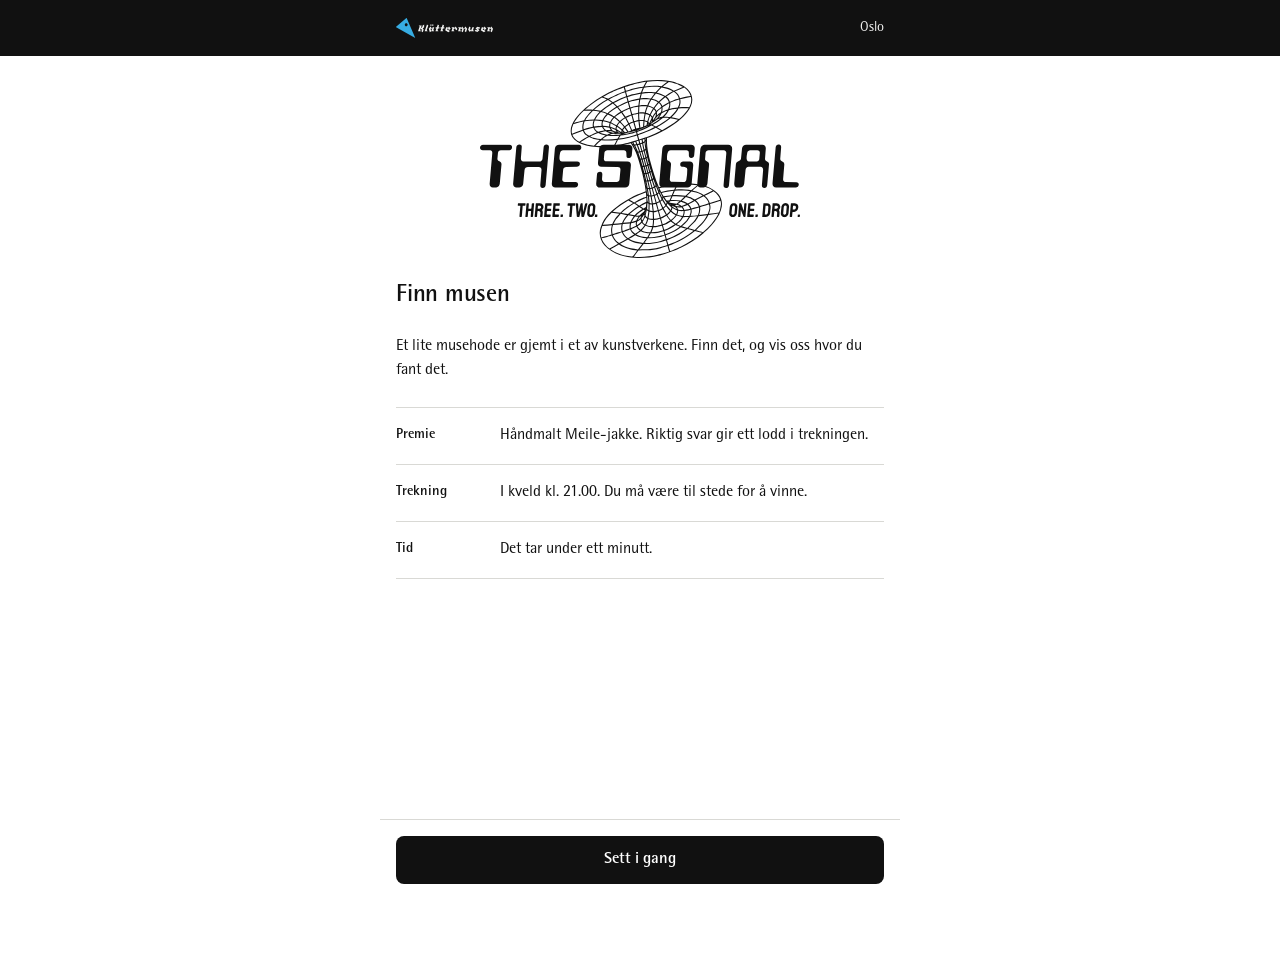
<file: Finn Musen GitHub/site/index.html>
<!doctype html>
<html lang="nb">
<head>
  <meta charset="utf-8">
  <meta name="viewport" content="width=device-width, initial-scale=1, viewport-fit=cover">
  <meta name="robots" content="noindex">
  <title>Finn musen · Klättermusen Oslo</title>
  <link rel="icon" href="data:,">
  <link rel="stylesheet" href="styles.css">
</head>
<body>
  <header class="brandbar">
    <div class="brandbar-inner">
      <img src="assets/klattermusen.svg" alt="Klättermusen" width="1081" height="224">
      <span class="brandbar-place">Oslo</span>
    </div>
  </header>

  <div class="page">
    <main class="has-nav">
      <div class="banner" id="banner" hidden></div>

      <div class="progress" id="progress" role="img" aria-label="" hidden>
        <span></span><span></span><span></span>
      </div>

      <section class="screen spaced" id="screen-start">
        <img class="signal-logo" src="assets/the-signal.svg" alt="The Signal. Three. Two. One. Drop." width="497" height="277">
        <h1 tabindex="-1">Finn musen</h1>
        <p class="lead">Et lite musehode er gjemt i et av kunstverkene. Finn det, og vis oss hvor du fant det.</p>
        <dl class="facts">
          <div>
            <dt>Premie</dt>
            <dd>Håndmalt Meile-jakke. Riktig svar gir ett lodd i trekningen.</dd>
          </div>
          <div>
            <dt>Trekning</dt>
            <dd>I kveld kl. 21.00. Du må være til stede for å vinne.</dd>
          </div>
          <div>
            <dt>Tid</dt>
            <dd>Det tar under ett minutt.</dd>
          </div>
        </dl>
      </section>

      <section class="screen" id="screen-step1" hidden>
        <h2 tabindex="-1">Hvor henger verket?</h2>
        <p class="help" id="map-help"></p>
        <div class="picker-wrap" id="map-wrap">
          <div id="map"></div>
        </div>
      </section>

      <section class="screen" id="screen-step2" hidden>
        <h2 tabindex="-1" id="step2-title">Hvor gjemmer musen seg?</h2>
        <p class="help" id="work-help">Trykk der du fant musen på verket.</p>
        <div class="choose" id="choose" hidden><div class="choose-grid" id="choose-list"></div></div>
        <div class="callout" id="no-work" hidden>
          <p class="callout-title">Fant ikke noe verk der du trykket</p>
          <p>Gå tilbake og trykk på kartet der verket henger. Zoom gjerne inn for å treffe bedre.</p>
        </div>
        <div class="work-slot"><div id="work"></div></div>
        <button type="button" class="btn btn-secondary work-retry" id="work-retry" hidden>Prøv igjen</button>
        <div class="switch" id="switch" hidden>
          <button type="button" class="switch-toggle" id="switch-toggle">Er dette feil verk?</button>
        </div>
      </section>

      <section class="screen" id="screen-step3" hidden>
        <h2 tabindex="-1">Nesten ferdig</h2>
        <p class="help">Skriv inn navn og mobilnummer, så vet vi hvem lodd og jakke tilhører. Trekningen er kl. 21.00, og vinneren må være til stede.</p>
        <form id="form" novalidate class="form">
          <div class="field">
            <label for="name">Navn</label>
            <input id="name" name="name" type="text" autocomplete="name" maxlength="80" aria-describedby="err-name">
            <p class="error" id="err-name" hidden></p>
          </div>
          <div class="field">
            <label for="phone">Mobilnummer</label>
            <input id="phone" name="phone" type="tel" inputmode="tel" autocomplete="tel" aria-describedby="err-phone">
            <p class="error" id="err-phone" hidden></p>
          </div>
          <input class="hp" id="hp" type="text" name="website" tabindex="-1" autocomplete="off" aria-hidden="true">
          <p class="help">Én deltakelse per mobilnummer, og det første svaret gjelder. Vi bruker opplysningene til å håndtere trekningen, ikke til markedsføring.</p>
          <p class="error" id="err-form" hidden></p>
        </form>
      </section>

      <section class="screen spaced" id="screen-done" hidden>
        <svg class="check" viewBox="0 0 56 56" width="56" height="56" aria-hidden="true">
          <circle cx="28" cy="28" r="26"></circle>
          <path d="M17 29.5l7.5 7.5L39.5 20"></path>
        </svg>
        <h2 tabindex="-1" id="done-title">Takk for at du var med</h2>
        <p id="done-text">Svaret ditt er registrert. Har du funnet musen, er du med i trekningen av Meile-jakken.</p>
        <div class="callout">
          <p class="callout-title">Trekning kl. 21.00</p>
          <p>Du må være til stede for å vinne, så ikke gå for langt unna.</p>
        </div>
        <p>Se på resten av verkene, snakk med de rundt deg og nyt kvelden. Vi sees kl. 21.00.</p>
      </section>

      <section class="screen spaced" id="screen-closed" hidden>
        <h2 tabindex="-1">Innsendingen er stengt</h2>
        <p>Takk til alle som var med. Nyt resten av kvelden.</p>
      </section>

      <div class="nav" id="nav">
        <button type="button" class="btn btn-secondary" id="back" hidden>Tilbake</button>
        <button type="button" class="btn btn-primary" id="next">Start</button>
      </div>
    </main>
  </div>

  <script src="config.js"></script>
  <script src="common.js"></script>
  <script src="picker.js"></script>
  <script src="app.js"></script>
</body>
</html>
</file>
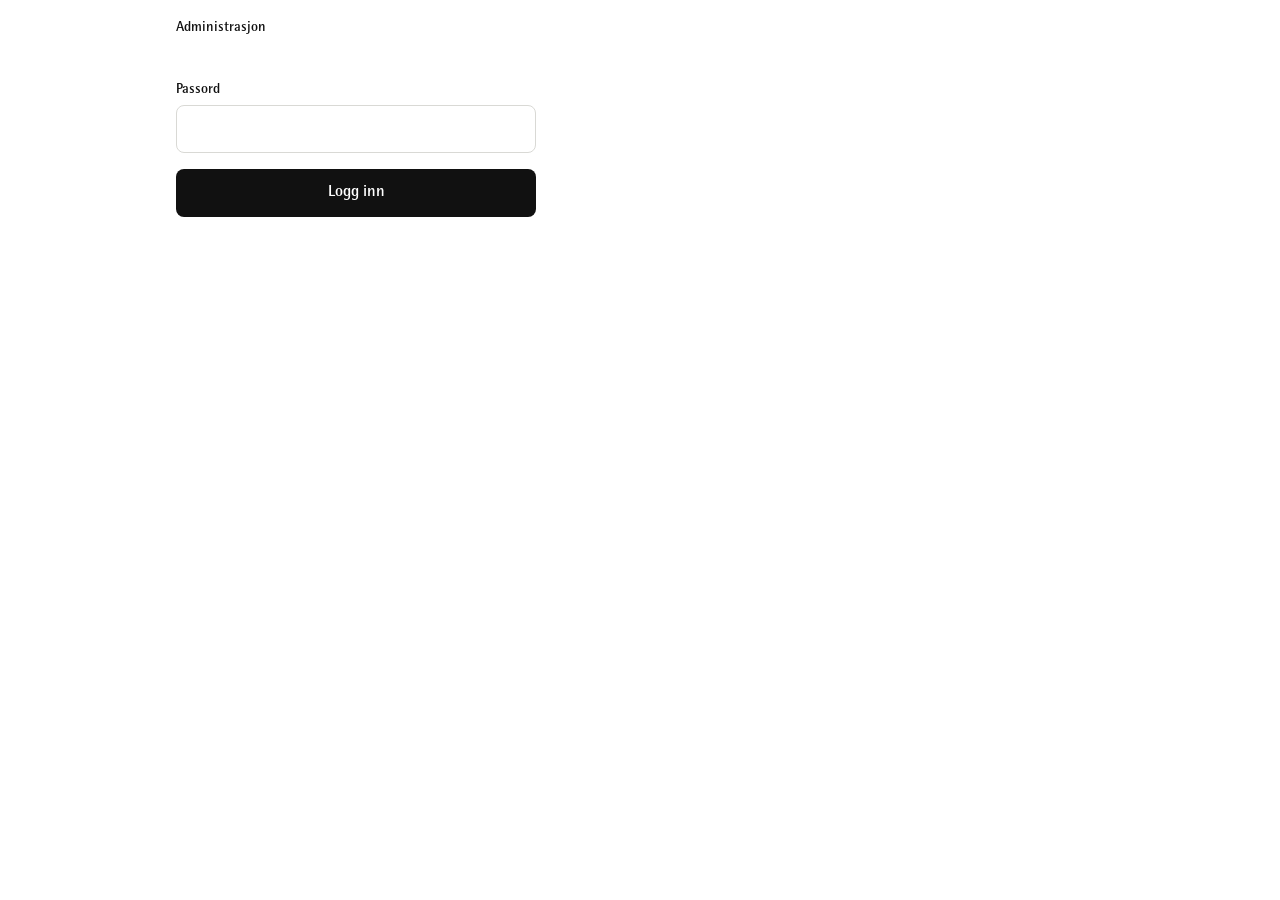
<file: Finn Musen GitHub/site/admin.html>
<!doctype html>
<html lang="nb">
<head>
  <meta charset="utf-8">
  <meta name="viewport" content="width=device-width, initial-scale=1, viewport-fit=cover">
  <meta name="robots" content="noindex, nofollow">
  <title>Administrasjon · Finn musen</title>
  <link rel="icon" href="data:,">
  <link rel="stylesheet" href="styles.css">
</head>
<body>
  <div class="page wide">
    <header class="topbar">
      <span class="wordmark">Administrasjon</span>
      <div class="h-actions" id="top-actions" hidden>
        <span class="state-text" id="open-text"></span>
        <button type="button" class="btn btn-secondary small" id="toggle-open"></button>
        <button type="button" class="btn btn-secondary small" id="refresh">Oppdater</button>
      </div>
    </header>

    <main>
      <div class="banner" id="banner" hidden></div>

      <section class="login" id="login">
        <form id="login-form" novalidate>
          <div class="field">
            <label for="pw">Passord</label>
            <input id="pw" type="password" autocomplete="current-password">
            <p class="error" id="login-error" hidden></p>
          </div>
          <button type="submit" class="btn btn-primary" id="login-btn">Logg inn</button>
        </form>
      </section>

      <div id="app" hidden>
        <div class="tabs" role="tablist">
          <button type="button" class="tab" role="tab" data-tab="answers" aria-selected="true">Svar</button>
          <button type="button" class="tab" role="tab" data-tab="works" aria-selected="false">Verk</button>
          <button type="button" class="tab" role="tab" data-tab="fasit" aria-selected="false">Fasit</button>
          <button type="button" class="tab" role="tab" data-tab="draw" aria-selected="false">Trekning</button>
        </div>
        <div id="panel"></div>
      </div>
    </main>
  </div>

  <dialog id="review" aria-labelledby="review-title"></dialog>

  <script src="config.js"></script>
  <script src="common.js"></script>
  <script src="picker.js"></script>
  <script src="admin.js"></script>
</body>
</html>
</file>
<file: Finn Musen GitHub/site/styles.css>
@font-face { font-family: "Rotis Semi Sans Pro"; src: url("assets/rotis-400.woff") format("woff"); font-weight: 400; font-style: normal; font-display: swap; }
@font-face { font-family: "Rotis Semi Sans Pro"; src: url("assets/rotis-700.woff") format("woff"); font-weight: 700; font-style: normal; font-display: swap; }

/* Designregler
   - Én fontfamilie (Rotis Semi Sans Pro), tre størrelser (14, 16, 24), to vekter (400, 700)
   - Avstander: 4 / 8 / 16 / 24 / 40
   - Svart = handling og valgt tilstand. Blå (--accent, fra Klättermusen-symbolet) brukes bare til markører og små bekreftelser.
   - Grønt og rødt brukes bare for status i admin. */

:root {
  --ink: #111111;
  --muted: #5f6368;
  --line: #d9d9d5;
  --surface: #f3f3f1;
  --bg: #ffffff;
  --accent: #37ace2;
  --ok: #17653a;
  --ok-bg: #e5f2ea;
  --bad: #b42318;
  --bad-bg: #fbeae8;
  --s1: 4px;
  --s2: 8px;
  --s3: 16px;
  --s4: 24px;
  --s5: 40px;
  --radius: 8px;
  --font: "Rotis Semi Sans Pro", -apple-system, BlinkMacSystemFont, "Segoe UI", Roboto, "Helvetica Neue", Arial, sans-serif;
}

* { box-sizing: border-box; }
html { -webkit-text-size-adjust: 100%; }
body {
  margin: 0;
  background: var(--bg);
  color: var(--ink);
  font: 400 16px/1.5 var(--font);
  font-synthesis: none;
  -webkit-font-smoothing: antialiased;
}
button, input, select { font: inherit; color: inherit; }
[hidden] { display: none !important; }
:focus-visible { outline: 2px solid var(--ink); outline-offset: 2px; }

h1, h2 { margin: 0; font-size: 24px; line-height: 1.2; font-weight: 700; letter-spacing: -0.01em; }
h1:focus, h2:focus { outline: none; }
p { margin: 0; }
.help { font-size: 14px; color: var(--muted); }
.sr-only { position: absolute; width: 1px; height: 1px; overflow: hidden; clip: rect(0 0 0 0); white-space: nowrap; }

/* ---------- Side ---------- */
.page {
  width: 100%;
  max-width: 520px;
  margin: 0 auto;
  padding: 0 var(--s3);
  min-height: 100vh;
  min-height: 100svh;
  display: flex;
  flex-direction: column;
}
.page.wide { max-width: 960px; }
.topbar {
  display: flex;
  align-items: center;
  justify-content: space-between;
  gap: var(--s3);
  min-height: 56px;
  padding: var(--s2) 0;
}
.wordmark { font-size: 14px; font-weight: 700; }
main { flex: 1; display: flex; flex-direction: column; }
.screen { display: flex; flex-direction: column; gap: var(--s3); padding-bottom: var(--s3); }
.screen.spaced { gap: var(--s4); padding-top: var(--s4); }

.banner {
  margin-bottom: var(--s3);
  padding: var(--s2) var(--s3);
  border-radius: var(--radius);
  background: var(--bad-bg);
  color: var(--bad);
  font-size: 14px;
}

/* ---------- Fremdrift ---------- */
.progress { display: grid; grid-template-columns: repeat(3, 1fr); gap: var(--s1); margin: var(--s4) 0 var(--s3); }
.progress span { height: 4px; border-radius: 2px; background: var(--line); }
.progress span.on { background: var(--ink); }

/* ---------- Knapper ---------- */
.btn {
  min-height: 48px;
  padding: 0 var(--s4);
  border: 1px solid transparent;
  border-radius: var(--radius);
  background: none;
  font-weight: 700;
  cursor: pointer;
}
.btn-primary { background: var(--ink); color: #fff; }
.btn-primary[disabled] { background: var(--line); color: #8b8b87; cursor: not-allowed; }
.btn-secondary { background: var(--bg); border-color: var(--line); }
.btn-text { padding: 0 var(--s3); }
.btn.small { min-height: 40px; padding: 0 var(--s3); }

.chips { display: flex; flex-wrap: wrap; gap: var(--s2); }
.chip {
  min-height: 44px;
  padding: 0 12px;
  border: 1px solid var(--line);
  border-radius: var(--radius);
  background: var(--bg);
  cursor: pointer;
}
.chip[aria-pressed="true"] { background: var(--ink); border-color: var(--ink); color: #fff; font-weight: 700; }

fieldset { margin: 0; padding: 0; border: 0; min-width: 0; display: flex; flex-direction: column; gap: var(--s2); }
legend { padding: 0; margin-bottom: var(--s2); font-size: 14px; font-weight: 700; }

/* Knappelinjen er fast i bunnen av skjermen. position: sticky ga på iOS Safari knapper som sluttet å svare
   etter trykk på kunstverket, helt til man scrollet. */
.nav {
  position: fixed;
  left: 0;
  right: 0;
  bottom: 0;
  z-index: 10;
  display: flex;
  gap: var(--s2);
  width: 100%;
  max-width: 520px;
  margin: 0 auto;
  padding: var(--s3) var(--s3) calc(var(--s3) + env(safe-area-inset-bottom, 0px));
  background: var(--bg);
  border-top: 1px solid var(--line);
}
main.has-nav { padding-bottom: calc(81px + env(safe-area-inset-bottom, 0px)); }
.nav .btn-primary { flex: 1; }

/* ---------- Skjema ---------- */
.form { display: flex; flex-direction: column; gap: var(--s3); }
.field { display: flex; flex-direction: column; gap: var(--s1); }
.field label { font-size: 14px; font-weight: 700; }
.field input, .toolbar input, .number-field input {
  width: 100%;
  min-height: 48px;
  padding: 0 var(--s3);
  border: 1px solid var(--line);
  border-radius: var(--radius);
  background: var(--bg);
}
.field input[aria-invalid="true"] { border-color: var(--bad); }
.error { font-size: 14px; color: var(--bad); }
.hp { position: absolute; left: -9999px; width: 1px; height: 1px; opacity: 0; }

/* ---------- Kart og verk ---------- */
.picker-wrap { position: relative; }
.map-viewport {
  position: relative;
  overflow: hidden;
  height: clamp(380px, calc(100vh - 270px), 720px);
  height: clamp(380px, calc(100svh - 270px), 720px);
  background: var(--surface);
  border: 1px solid var(--line);
  border-radius: var(--radius);
  touch-action: none;
  user-select: none;
  -webkit-user-select: none;
  cursor: grab;
}
.map-viewport.compact { height: 440px; }
@media (max-width: 600px) { .map-viewport.compact { height: 380px; } }
.map-stage { position: absolute; left: 0; top: 0; transform-origin: 0 0; }
.map-stage img { display: block; width: 100%; height: 100%; pointer-events: none; -webkit-user-drag: none; }
.map-label {
  position: absolute;
  transform: translate(-50%, -50%) scale(calc(1 / var(--z, 1)));
  transform-origin: center;
  font-size: 14px;
  color: var(--muted);
  white-space: nowrap;
  pointer-events: none;
}
.map-label.right { transform: translate(-100%, -50%) scale(calc(1 / var(--z, 1))); transform-origin: right center; }
.map-tools { position: absolute; top: var(--s2); right: var(--s2); display: flex; flex-direction: column; gap: var(--s1); z-index: 2; }
.tool {
  display: flex;
  align-items: center;
  justify-content: center;
  width: 44px;
  height: 44px;
  padding: 0;
  border: 1px solid var(--line);
  border-radius: var(--radius);
  background: var(--bg);
  font-weight: 700;
  cursor: pointer;
}

.pin {
  position: absolute;
  width: 26px;
  height: 26px;
  margin: -13px 0 0 -13px;
  border-radius: 50%;
  pointer-events: none;
  transform: scale(calc(1 / var(--z, 1)));
}
.pin-answer { background: var(--accent); border: 3px solid #fff; box-shadow: 0 0 0 1.5px var(--ink); }
.pin-fasit { background: transparent; border: 3px solid var(--ink); box-shadow: 0 0 0 1.5px #fff; }

.work-frame {
  position: relative;
  display: flex;
  align-items: center;
  justify-content: center;
  margin: 0 auto;
  background: var(--surface);
  border: 1px solid var(--line);
  border-radius: var(--radius);
  cursor: crosshair;
  touch-action: manipulation;
}
.work-frame[data-shape="staende"] { aspect-ratio: 3 / 4; width: min(100%, 228px); }
.work-frame[data-shape="liggende"] { aspect-ratio: 4 / 3; width: min(100%, 312px); }
.work-frame[data-shape="kvadratisk"] { aspect-ratio: 1 / 1; width: min(100%, 264px); }
.work-frame.compact[data-shape="staende"] { width: min(100%, 195px); }
.work-frame.compact[data-shape="liggende"] { width: min(100%, 260px); }
.work-frame.compact[data-shape="kvadratisk"] { width: min(100%, 220px); }
.work-frame[data-shape="image"] { --maxh: 50vh; aspect-ratio: var(--a, 1); width: min(100%, calc(var(--maxh) * var(--a, 1))); overflow: hidden; }
@supports (height: 1svh) { .work-frame[data-shape="image"] { --maxh: 50svh; } }
.work-frame.compact[data-shape="image"] { --maxh: 300px; }
.work-img { position: absolute; inset: 0; width: 100%; height: 100%; object-fit: fill; pointer-events: none; -webkit-user-drag: none; user-select: none; }
.work-hint { position: relative; font-size: 14px; color: var(--muted); pointer-events: none; }
.work-frame .pin { z-index: 2; }
.zone { position: absolute; transform: translate(-50%, -50%); border-radius: 50%; background: rgba(55, 172, 226, .18); border: calc(2px / var(--z, 1)) solid var(--accent); pointer-events: none; box-sizing: border-box; }
.zone-work { aspect-ratio: 1; border-width: 2px; z-index: 1; }
.format-note { font-size: 14px; color: var(--muted); }
.work-hint { padding: 0 var(--s2); text-align: center; }
.work-hint.on-image { background: rgba(255, 255, 255, .88); border-radius: var(--radius); padding: var(--s1) var(--s2); }
.switch { display: flex; flex-direction: column; gap: var(--s2); }
.switch-toggle { align-self: flex-start; padding: 0; min-height: 44px; border: 0; background: none; color: var(--ink); text-decoration: underline; text-underline-offset: 3px; cursor: pointer; }
.switch-list { display: flex; gap: var(--s2); }
.switch-item { flex: 1 1 0; min-width: 0; padding: var(--s1); border: 1px solid var(--line); border-radius: var(--radius); background: var(--bg); cursor: pointer; display: flex; flex-direction: column; gap: var(--s1); align-items: center; }
.switch-item[aria-pressed="true"] { border-color: var(--ink); box-shadow: inset 0 0 0 1px var(--ink); }
.switch-thumb { width: 100%; height: 72px; display: flex; align-items: center; justify-content: center; background: var(--surface); border-radius: 4px; overflow: hidden; font-size: 14px; color: var(--muted); }
.switch-thumb img { max-width: 100%; max-height: 100%; display: block; }
.switch-name { font-size: 14px; max-width: 100%; overflow: hidden; text-overflow: ellipsis; white-space: nowrap; }
.work-retry { align-self: center; }
.work-slot { display: flex; align-items: center; justify-content: center; min-height: 240px; }

/* ---------- Admin ---------- */
.h-actions { display: flex; align-items: center; gap: var(--s2); flex-wrap: wrap; }
.state-text { font-size: 14px; color: var(--muted); }
@media (max-width: 640px) {
  .topbar:has(.h-actions:not([hidden])) { flex-wrap: wrap; }
  .h-actions { width: 100%; }
  .state-text { margin-right: auto; }
}
.tabs { display: flex; gap: var(--s4); border-bottom: 1px solid var(--line); margin-bottom: var(--s4); }
.tab {
  min-height: 48px;
  padding: 0;
  background: none;
  border: 0;
  border-bottom: 2px solid transparent;
  margin-bottom: -1px;
  color: var(--muted);
  font-weight: 700;
  cursor: pointer;
}
.tab[aria-selected="true"] { color: var(--ink); border-bottom-color: var(--ink); }

.admin-section { display: flex; flex-direction: column; gap: var(--s3); padding-bottom: var(--s5); }
.toolbar { display: flex; gap: var(--s2); flex-wrap: wrap; align-items: center; }
.toolbar input { flex: 1 1 220px; }
.toolbar .chips { flex: 0 0 auto; }
.list { border-top: 1px solid var(--line); }
.row {
  display: flex;
  align-items: center;
  justify-content: space-between;
  gap: var(--s3);
  width: 100%;
  padding: var(--s3) 0;
  background: none;
  border: 0;
  border-bottom: 1px solid var(--line);
  text-align: left;
  cursor: pointer;
}
.row:hover { background: var(--surface); }
.row-main { display: flex; flex-direction: column; min-width: 0; }
.row-name { font-weight: 700; overflow-wrap: anywhere; }
.row-sub { font-size: 14px; color: var(--muted); }
.row-tags { display: flex; gap: var(--s2); align-items: center; flex-shrink: 0; }
.tag { font-size: 14px; padding: 2px var(--s2); border-radius: 4px; background: var(--surface); color: var(--muted); white-space: nowrap; }
.tag.ok { background: var(--ok-bg); color: var(--ok); font-weight: 700; }
.tag.bad { background: var(--bad-bg); color: var(--bad); font-weight: 700; }
.empty { padding: var(--s4) 0; color: var(--muted); }

.login { max-width: 360px; padding-top: var(--s4); }
.login form { display: flex; flex-direction: column; gap: var(--s3); }

dialog {
  width: calc(100% - 2 * var(--s3));
  max-width: 880px;
  max-height: calc(100vh - 2 * var(--s3));
  max-height: calc(100svh - 2 * var(--s3));
  padding: 0;
  border: 0;
  border-radius: 12px;
  background: var(--bg);
  color: var(--ink);
  overflow: auto;
}
dialog::backdrop { background: rgba(17, 17, 17, 0.5); }
.dialog-body { display: flex; flex-direction: column; gap: var(--s3); padding: var(--s4); }
.dialog-head { display: flex; align-items: flex-start; justify-content: space-between; gap: var(--s3); }
.review-grid { display: grid; grid-template-columns: 1fr; gap: var(--s4); }
@media (min-width: 700px) { .review-grid { grid-template-columns: 1fr 1fr; } }
.title-row { display: flex; align-items: center; gap: var(--s2); flex-wrap: wrap; }
.review-col { display: flex; flex-direction: column; gap: var(--s2); min-width: 0; }
.legend { display: flex; gap: var(--s3); font-size: 14px; color: var(--muted); align-items: center; }
.legend .pin { position: static; display: inline-block; width: 14px; height: 14px; margin: 0 var(--s1) 0 0; vertical-align: -2px; transform: none; border-width: 2px; }
.checks { margin: 0; padding: 0; list-style: none; display: flex; flex-direction: column; gap: var(--s1); font-size: 14px; }
.checks li { display: flex; justify-content: space-between; gap: var(--s3); }
.checks .yes { color: var(--ok); font-weight: 700; }
.checks .no { color: var(--bad); font-weight: 700; }
.actions { display: flex; gap: var(--s2); flex-wrap: wrap; }
.dialog-actions {
  position: sticky;
  bottom: 0;
  margin: 0 calc(-1 * var(--s4)) calc(-1 * var(--s4));
  padding: var(--s3) var(--s4);
  background: var(--bg);
  border-top: 1px solid var(--line);
}

.two-col { display: grid; grid-template-columns: 1fr; gap: var(--s4); align-items: start; }
@media (min-width: 760px) { .two-col { grid-template-columns: 1fr 1fr; } }
.number-field { display: flex; flex-direction: column; gap: var(--s1); max-width: 200px; }
.number-field label { font-size: 14px; font-weight: 700; }
.tol { display: flex; gap: var(--s4); flex-wrap: wrap; }

.draw-result { padding: var(--s4); border: 1px solid var(--ink); border-radius: var(--radius); display: flex; flex-direction: column; gap: var(--s1); }
.winners { display: flex; flex-direction: column; border-top: 1px solid var(--line); }
.winners li { list-style: none; display: flex; justify-content: space-between; gap: var(--s3); padding: var(--s2) 0; border-bottom: 1px solid var(--line); }
.winners { margin: 0; padding: 0; }
.count-line { font-size: 14px; color: var(--muted); }

/* ---------- Merkevare ---------- */
.brandbar { background: var(--ink); }
.brandbar-inner {
  max-width: 520px;
  margin: 0 auto;
  min-height: 56px;
  padding: var(--s2) var(--s3);
  display: flex;
  align-items: center;
  justify-content: space-between;
  gap: var(--s3);
}
.brandbar img { display: block; height: 20px; width: auto; }
.brandbar-place { font-size: 14px; color: #f0f0ef; }
.signal-logo { display: block; width: min(100%, 320px); height: auto; margin: 0 auto; }
.lead { font-size: 16px; }
.facts { margin: 0; display: flex; flex-direction: column; border-top: 1px solid var(--line); }
.facts > div { display: grid; grid-template-columns: 88px 1fr; gap: var(--s3); padding: var(--s3) 0; border-bottom: 1px solid var(--line); }
.facts dt { font-size: 14px; font-weight: 700; padding-top: 1px; }
.facts dd { margin: 0; }
.callout { padding: var(--s3); border-radius: var(--radius); background: var(--surface); border-left: 4px solid var(--accent); display: flex; flex-direction: column; gap: var(--s1); }
.callout-title { font-weight: 700; }
.check { display: block; }
.check circle { fill: none; stroke: var(--accent); stroke-width: 3; }
.check path { fill: none; stroke: var(--ink); stroke-width: 4; stroke-linecap: round; stroke-linejoin: round; }

/* ---------- Bevegelse (dempet, og av for dem som har valgt det) ---------- */
@media (prefers-reduced-motion: no-preference) {
  .btn, .chip, .tool { transition: transform .12s ease, background-color .2s ease, border-color .2s ease, color .2s ease; }
  .btn:not([disabled]):active, .chip:active, .tool:active { transform: scale(.96); }
  .progress span { transition: background-color .35s ease; }

  .screen:not([hidden]) { animation: rise .32s cubic-bezier(.2, .7, .3, 1) both; }
  #screen-start:not([hidden]) > * { animation: rise .5s cubic-bezier(.2, .7, .3, 1) both; }
  #screen-start > :nth-child(2) { animation-delay: .06s; }
  #screen-start > :nth-child(3) { animation-delay: .12s; }
  #screen-start > :nth-child(4) { animation-delay: .18s; }

  .chip.pop { animation: pop .28s ease-out; }
  .btn-primary.ready { animation: ready .45s ease-out; }

  .pin-answer { animation: drop .42s cubic-bezier(.3, 1.5, .5, 1) both; }
  .pin-answer::after {
    content: "";
    position: absolute;
    inset: -3px;
    border-radius: 50%;
    border: 2px solid var(--accent);
    animation: ripple .7s ease-out both;
  }

  #screen-done:not([hidden]) > :nth-child(n+2) { animation: rise .5s cubic-bezier(.2, .7, .3, 1) both; }
  #screen-done > :nth-child(2) { animation-delay: .35s; }
  #screen-done > :nth-child(3) { animation-delay: .45s; }
  #screen-done > :nth-child(4) { animation-delay: .55s; }
  #screen-done > :nth-child(5) { animation-delay: .65s; }
  .check circle { stroke-dasharray: 164; stroke-dashoffset: 164; animation: draw .6s ease-out .1s forwards; transform-origin: center; transform: rotate(-90deg); }
  .check path { stroke-dasharray: 40; stroke-dashoffset: 40; animation: draw .35s ease-out .5s forwards; }

  @keyframes rise { from { opacity: 0; transform: translateY(8px); } to { opacity: 1; transform: none; } }
  @keyframes pop { 0% { transform: scale(1); } 50% { transform: scale(1.06); } 100% { transform: scale(1); } }
  @keyframes ready { 0% { transform: scale(1); } 40% { transform: scale(1.03); } 100% { transform: scale(1); } }
  @keyframes drop { from { scale: 0; opacity: 0; } to { scale: 1; opacity: 1; } }
  @keyframes ripple { from { transform: scale(1); opacity: .8; } to { transform: scale(2.6); opacity: 0; } }
  @keyframes draw { to { stroke-dashoffset: 0; } }
}
@media (prefers-reduced-motion: reduce) {
  .check circle, .check path { stroke-dasharray: none; stroke-dashoffset: 0; }
  .check circle { transform: rotate(-90deg); transform-origin: center; }
}

.row-lead { display: flex; align-items: center; gap: var(--s3); min-width: 0; }
.row-thumb { width: 56px; height: 56px; flex: none; }
.work-preview { margin-top: var(--s2); }
.work-preview img { display: block; max-width: 100%; max-height: 240px; border: 1px solid var(--line); border-radius: var(--radius); }

.choose-grid { display: grid; grid-template-columns: 1fr 1fr; gap: var(--s2); }
.choose-item { padding: var(--s2); border: 1px solid var(--line); border-radius: var(--radius); background: var(--bg); cursor: pointer; display: flex; flex-direction: column; gap: var(--s2); align-items: center; min-width: 0; }
.choose-thumb { width: 100%; height: 150px; display: flex; align-items: center; justify-content: center; background: var(--surface); border-radius: 4px; overflow: hidden; font-size: 14px; color: var(--muted); }
.choose-thumb img { max-width: 100%; max-height: 100%; display: block; }
@media (prefers-reduced-motion: no-preference) { .choose-item { transition: transform .12s ease, border-color .2s ease; } .choose-item:active { transform: scale(.97); } }
</file>
